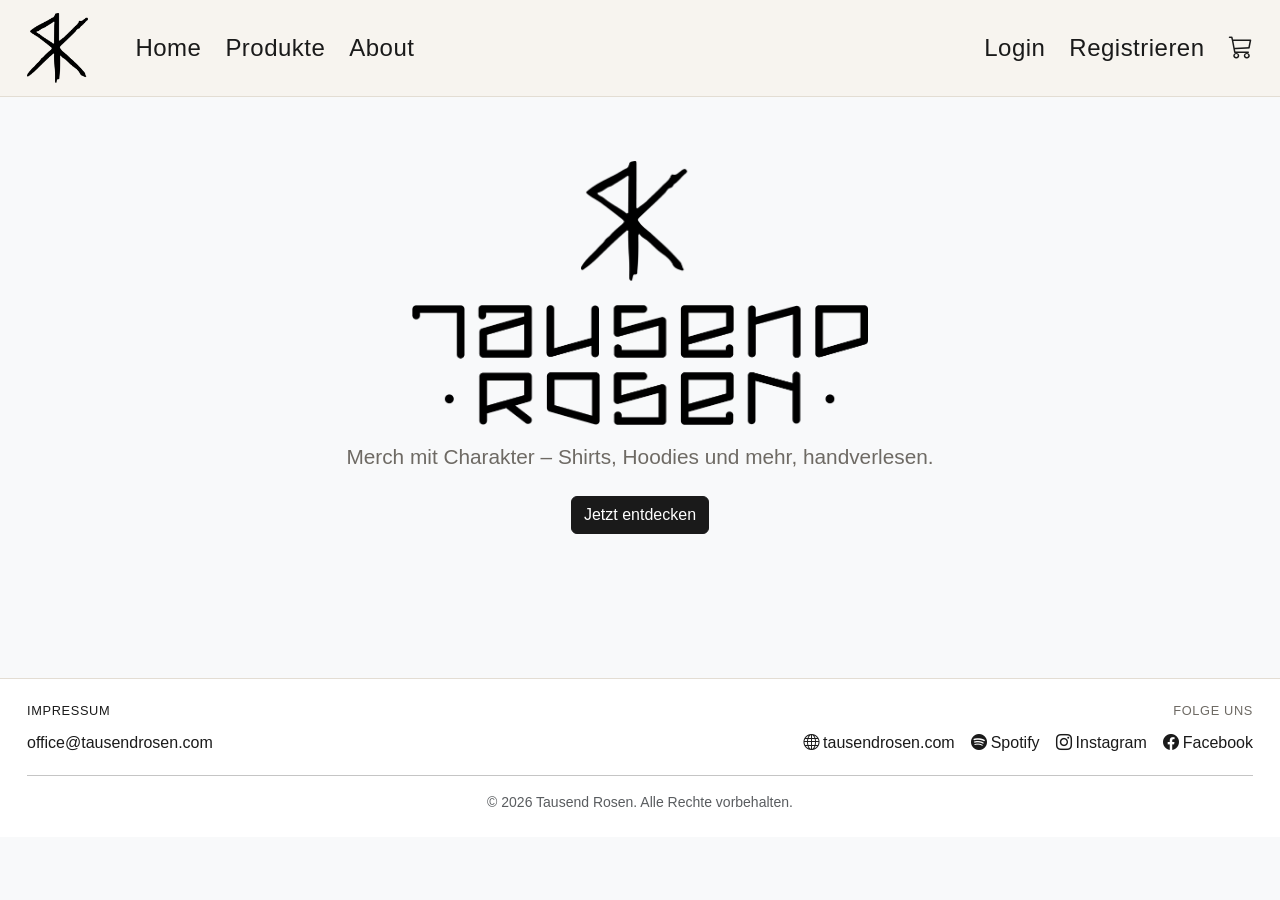
<file: frontend/sites/index.html>
<!DOCTYPE html>
<html lang="de">
<head>
  <meta charset="UTF-8">
  <meta name="viewport" content="width=device-width, initial-scale=1.0">
  <title>Tausend Rosen Webshop</title>

  <link href="https://cdn.jsdelivr.net/npm/bootstrap@5.3.3/dist/css/bootstrap.min.css" rel="stylesheet">
  <link href="https://cdn.jsdelivr.net/npm/bootstrap-icons@1.11.3/font/bootstrap-icons.css" rel="stylesheet">
  <link href="../res/css/style.css" rel="stylesheet">
</head>
<body class="bg-light">


<nav id="mainNavbar"></nav>

<div class="hero">
  <img src="../res/img/logo-rune.png" alt="" class="hero-logo">
  <img src="../res/img/logo-schriftzug.png" alt="Tausend Rosen" class="hero-wordmark">
  <p class="lead">Merch mit Charakter – Shirts, Hoodies und mehr, handverlesen.</p>
  <a href="products.html" class="btn btn-dark mt-2">Jetzt entdecken</a>
</div>

<div class="container py-4">
  <div id="homeContent"></div>
</div>

<script src="https://code.jquery.com/jquery-3.7.1.min.js"></script>
<script src="../js/config.js"></script>
<script src="../js/navbar.js"></script>

</body>
</html>
</file>
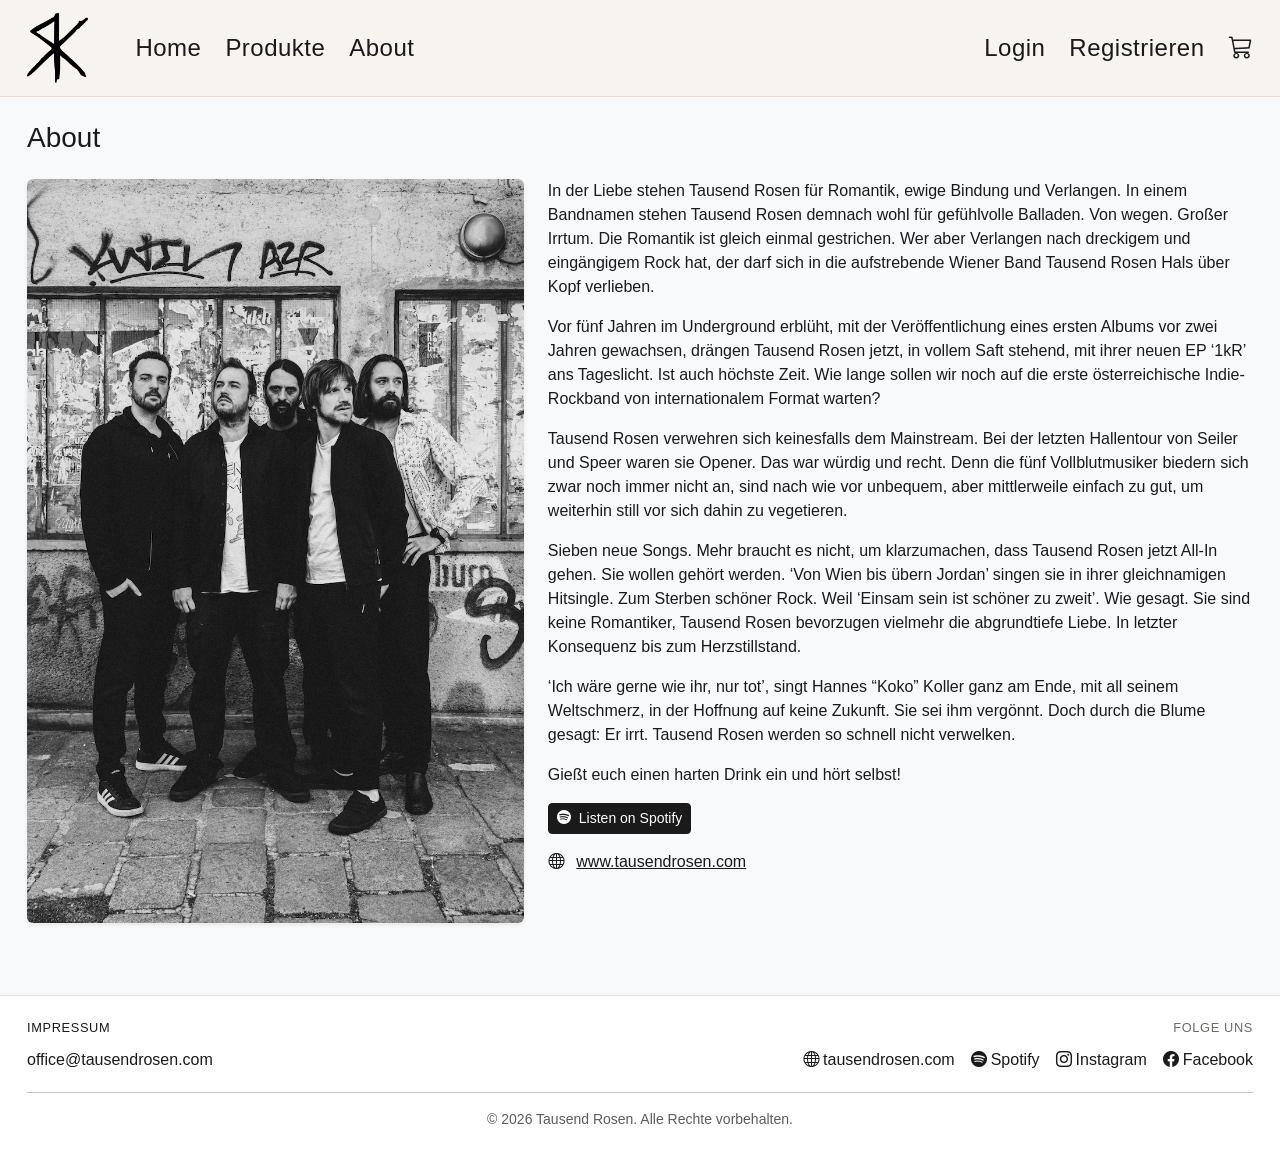
<file: frontend/sites/about.html>
<!DOCTYPE html>
<html lang="de">
<head>
    <meta charset="UTF-8">
    <meta name="viewport" content="width=device-width, initial-scale=1.0">
    <title>About – Tausend Rosen</title>
    <link href="https://cdn.jsdelivr.net/npm/bootstrap@5.3.3/dist/css/bootstrap.min.css" rel="stylesheet">
    <link href="https://cdn.jsdelivr.net/npm/bootstrap-icons@1.11.3/font/bootstrap-icons.css" rel="stylesheet">
  <link href="../res/css/style.css" rel="stylesheet">
</head>
<body class="bg-light">

<nav id="mainNavbar"></nav>

<div class="page-container py-4 text-start">
    <h1 class="h3 mb-4">About</h1>

    <div class="row g-4">
        <div class="col-md-5">
            <img src="../res/img/tausendrosen_pascalriesinger-6.png" alt="Tausend Rosen Bandfoto" class="img-fluid rounded shadow-sm">
        </div>

        <div class="col-md-7">
            <p>In der Liebe stehen Tausend Rosen für Romantik, ewige Bindung und Verlangen. In einem Bandnamen stehen Tausend Rosen demnach wohl für gefühlvolle Balladen. Von wegen. Großer Irrtum. Die Romantik ist gleich einmal gestrichen. Wer aber Verlangen nach dreckigem und eingängigem Rock hat, der darf sich in die aufstrebende Wiener Band Tausend Rosen Hals über Kopf verlieben.</p>

            <p>Vor fünf Jahren im Underground erblüht, mit der Veröffentlichung eines ersten Albums vor zwei Jahren gewachsen, drängen Tausend Rosen jetzt, in vollem Saft stehend, mit ihrer neuen EP ‘1kR’ ans Tageslicht. Ist auch höchste Zeit. Wie lange sollen wir noch auf die erste österreichische Indie-Rockband von internationalem Format warten?</p>

            <p>Tausend Rosen verwehren sich keinesfalls dem Mainstream. Bei der letzten Hallentour von Seiler und Speer waren sie Opener. Das war würdig und recht. Denn die fünf Vollblutmusiker biedern sich zwar noch immer nicht an, sind nach wie vor unbequem, aber mittlerweile einfach zu gut, um weiterhin still vor sich dahin zu vegetieren.</p>

            <p>Sieben neue Songs. Mehr braucht es nicht, um klarzumachen, dass Tausend Rosen jetzt All-In gehen. Sie wollen gehört werden. ‘Von Wien bis übern Jordan’ singen sie in ihrer gleichnamigen Hitsingle. Zum Sterben schöner Rock. Weil ‘Einsam sein ist schöner zu zweit’. Wie gesagt. Sie sind keine Romantiker, Tausend Rosen bevorzugen vielmehr die abgrundtiefe Liebe. In letzter Konsequenz bis zum Herzstillstand.</p>

            <p>‘Ich wäre gerne wie ihr, nur tot’, singt Hannes “Koko” Koller ganz am Ende, mit all seinem Weltschmerz, in der Hoffnung auf keine Zukunft. Sie sei ihm vergönnt. Doch durch die Blume gesagt: Er irrt. Tausend Rosen werden so schnell nicht verwelken.</p>

            <p>Gießt euch einen harten Drink ein und hört selbst!</p>

            <div class="mt-3">
                <a href="https://open.spotify.com/intl-de/artist/0gwnmTDRvl6WjxDCsJ6evd"
                   target="_blank" rel="noopener"
                   class="btn btn-dark btn-sm d-inline-flex align-items-center gap-2">
                    <i class="bi bi-spotify"></i> Listen on Spotify
                </a>
                <p></p>
                <p class="mb-2">
                    <i class="bi bi-globe me-2"></i>
                    <a href="https://www.tausendrosen.com" target="_blank" rel="noopener">www.tausendrosen.com</a>
                </p>
            </div>
        </div>



    </div>
</div>

<script src="https://code.jquery.com/jquery-3.7.1.min.js"></script>
<script src="../js/config.js"></script>
<script src="../js/navbar.js"></script>
</body>
</html>
</file>
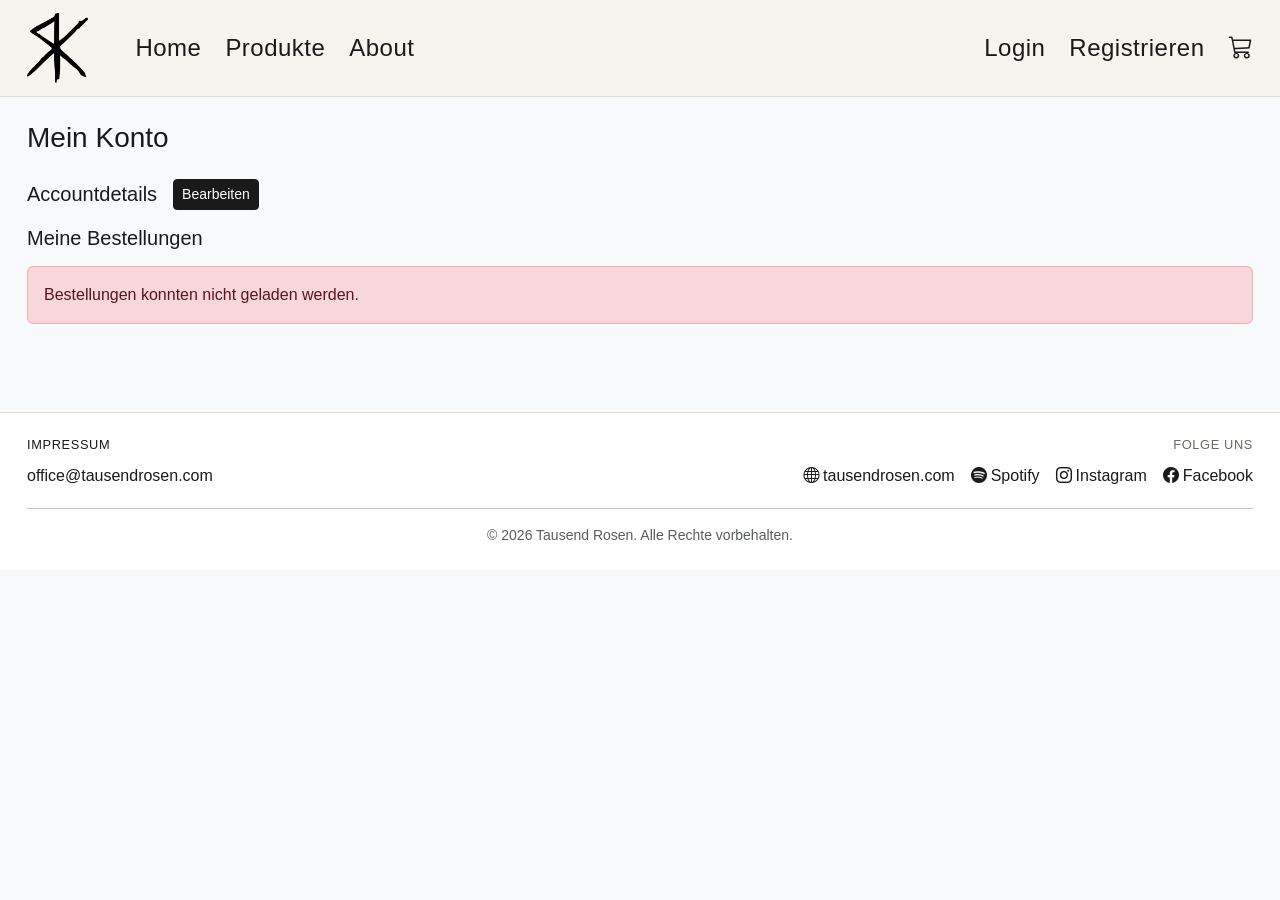
<file: frontend/sites/account.html>
<!DOCTYPE html>
<html lang="de">
<head>
    <meta charset="UTF-8">
    <meta name="viewport" content="width=device-width, initial-scale=1.0">
    <title>Mein Konto</title>
    <link href="https://cdn.jsdelivr.net/npm/bootstrap@5.3.3/dist/css/bootstrap.min.css" rel="stylesheet">
    <link href="https://cdn.jsdelivr.net/npm/bootstrap-icons@1.11.3/font/bootstrap-icons.css" rel="stylesheet">
  <link href="../res/css/style.css" rel="stylesheet">
</head>
<body class="bg-light">

<nav id="mainNavbar"></nav>

<div class="page-container py-4 text-start">
    <h1 class="h3 mb-4">Mein Konto</h1>

    <div class="d-flex align-items-center gap-3 mb-3">
        <h2 class="h5 mb-0">Accountdetails</h2>
        <button id="editBtn" class="btn btn-primary btn-sm">Bearbeiten</button>
    </div>
    <div id="accountDetails"></div>


    <div id="accountForm" class="d-none">
        <div class="mb-3">
            <label>Anrede</label>
            <select id="form-salutation" class="form-select">
                <option value="">-</option>
                <option value="Herr">Herr</option>
                <option value="Frau">Frau</option>
            </select>
        </div>
        <div class="mb-3"><label>Vorname *</label><input id="form-firstname" class="form-control"></div>
        <div class="mb-3"><label>Nachname *</label><input id="form-lastname" class="form-control"></div>
        <div class="mb-3"><label>E-Mail *</label><input id="form-email" type="email" class="form-control"></div>
        <div class="mb-3"><label>Benutzername *</label><input id="form-username" class="form-control"></div>
        <div class="mb-3"><label>Adresse *</label><input id="form-address" class="form-control"></div>
        <div class="mb-3"><label>PLZ *</label><input id="form-zip" class="form-control"></div>
        <div class="mb-3"><label>Stadt *</label><input id="form-city" class="form-control"></div>
        <div class="mb-3">
            <label>Neue Zahlungsmethode hinzufügen</label>
            <div class="input-group">
                <select id="form-new-payment" class="form-select">
                    <option value="Auf Rechnung">Auf Rechnung</option>
                    <option value="Kreditkarte">Kreditkarte</option>
                    <option value="PayPal">PayPal</option>
                </select>
                <button class="btn btn-outline-secondary" id="addPaymentBtn">Hinzufügen</button>
            </div>
            <ul id="form-payment-list" class="list-group mt-2"></ul>
        </div>
        <hr>
        <div class="mb-3">
            <label>Passwort zur Bestätigung *</label>
            <input id="form-password" type="password" class="form-control">
        </div>
        <button id="saveBtn" class="btn btn-success">Speichern</button>
        <button id="cancelBtn" class="btn btn-secondary ms-2">Abbrechen</button>
    </div>

    <h2 class="h5 mb-3">Meine Bestellungen</h2>

    <div id="messageBox" class="alert d-none" role="alert"></div>

    <div id="ordersList"></div>
</div>

<script src="https://code.jquery.com/jquery-3.7.1.min.js"></script>
<script src="https://cdn.jsdelivr.net/npm/bootstrap@5.3.3/dist/js/bootstrap.bundle.min.js"></script>
<script src="../js/config.js"></script>
<script src="../js/navbar.js"></script>
<script src="../js/account.js"></script>
</body>
</html>
</file>
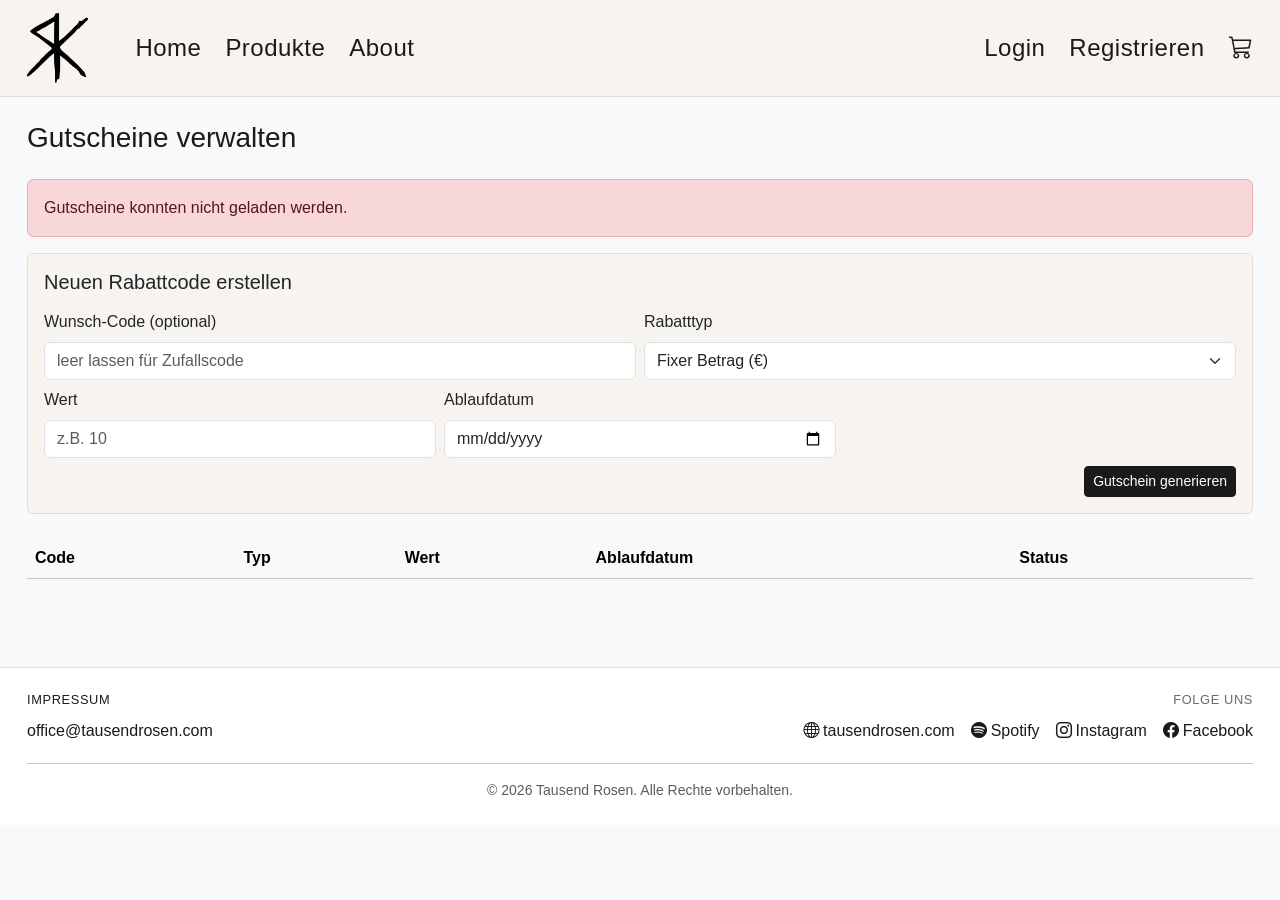
<file: frontend/sites/admin-coupons.html>
<!DOCTYPE html>
<html lang="de">
<head>
    <meta charset="UTF-8">
    <meta name="viewport" content="width=device-width, initial-scale=1.0">
    <title>Gutscheine verwalten</title>
    <link href="https://cdn.jsdelivr.net/npm/bootstrap@5.3.3/dist/css/bootstrap.min.css" rel="stylesheet">
    <link href="https://cdn.jsdelivr.net/npm/bootstrap-icons@1.11.3/font/bootstrap-icons.css" rel="stylesheet">
    <link href="../res/css/style.css" rel="stylesheet">
</head>
<body class="bg-light">
<nav id="mainNavbar"></nav>

<div class="page-container py-4 text-start">
    <h1 class="h3 mb-4">Gutscheine verwalten</h1>

    <div id="messageBox" class="alert d-none" role="alert"></div>

    <div class="card mb-4">
        <div class="card-body">
            <h2 class="h5 mb-3">Neuen Rabattcode erstellen</h2>
            <div class="row g-2">
                <div class="col-md-6">
                    <label class="form-label">Wunsch-Code (optional)</label>
                    <input type="text" id="couponCode" class="form-control" maxlength="50" placeholder="leer lassen für Zufallscode">
                </div>
                <div class="col-md-6">
                    <label class="form-label">Rabatttyp</label>
                    <select id="discountType" class="form-select">
                        <option value="fixed">Fixer Betrag (€)</option>
                        <option value="percentage">Prozent (%)</option>
                    </select>
                    </div>
                <div class="col-md-4">
                    <label class="form-label">Wert</label>
                    <input type="number" id="discountValue" class="form-control" min="0.01" step="0.01" placeholder="z.B. 10">
                </div>
                <div class="col-md-4">
                    <label class="form-label">Ablaufdatum</label>
                    <input type="date" id="expiresAt" class="form-control">
                </div>
                <div class="col-12 text-end">
                    <button class="btn btn-dark btn-sm" onclick="createCoupon()">Gutschein generieren</button>
                </div>
                </div>
            </div>
            </div>

    <table class="table table-hover align-middle">
        <thead class="table-light">
        <tr>
            <th>Code</th>
            <th>Typ</th>
            <th>Wert</th>
            <th>Ablaufdatum</th>
            <th>Status</th>
        </tr>
        </thead>
        <tbody id="couponTable"></tbody>
    </table>
</div>
<script src="https://code.jquery.com/jquery-3.7.1.min.js"></script>
<script src="../js/config.js"></script>
<script src="../js/navbar.js"></script>
<script src="../js/admin-coupons.js"></script>
</body>
</html>
</file>
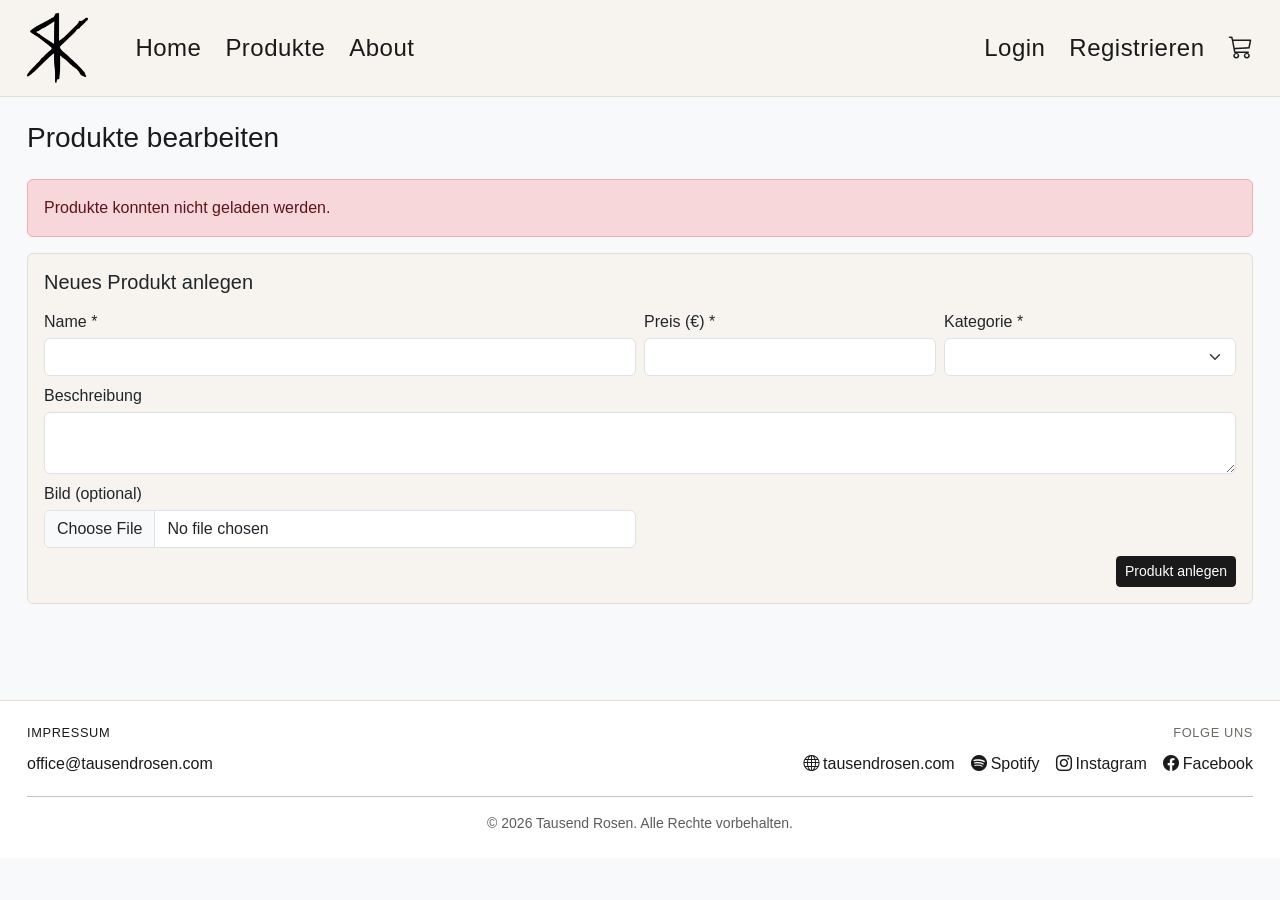
<file: frontend/sites/admin-products.html>
<!DOCTYPE html>
<html lang="de">
<head>
    <meta charset="UTF-8">
    <meta name="viewport" content="width=device-width, initial-scale=1.0">
    <title>Produkte bearbeiten</title>
    <link href="https://cdn.jsdelivr.net/npm/bootstrap@5.3.3/dist/css/bootstrap.min.css" rel="stylesheet">
    <link href="https://cdn.jsdelivr.net/npm/bootstrap-icons@1.11.3/font/bootstrap-icons.css" rel="stylesheet">
  <link href="../res/css/style.css" rel="stylesheet">
</head>
<body class="bg-light">

<nav id="mainNavbar"></nav>

<div class="page-container py-4 text-start">
    <h1 class="h3 mb-4">Produkte bearbeiten</h1>

    <div id="messageBox" class="alert d-none" role="alert"></div>

    <div class="card mb-4">
        <div class="card-body">
            <h2 class="h5 mb-3">Neues Produkt anlegen</h2>
            <div class="row g-2">
                <div class="col-md-6">
                    <label class="form-label mb-1">Name *</label>
                    <input id="new-name" class="form-control">
                </div>
                <div class="col-md-3">
                    <label class="form-label mb-1">Preis (€) *</label>
                    <input id="new-price" class="form-control" type="number" step="0.01" min="0">
                </div>
                <div class="col-md-3">
                    <label class="form-label mb-1">Kategorie *</label>
                    <select id="new-category" class="form-select"></select>
                </div>
                <div class="col-12">
                    <label class="form-label mb-1">Beschreibung</label>
                    <textarea id="new-description" class="form-control" rows="2"></textarea>
                </div>
                <div class="col-md-6">
                    <label class="form-label mb-1">Bild (optional)</label>
                    <input id="new-image" type="file" class="form-control" accept="image/png,image/jpeg,image/webp,image/gif">
                </div>
                <div class="col-12 text-end">
                    <button id="createBtn" class="btn btn-dark btn-sm">Produkt anlegen</button>
                </div>
            </div>
        </div>
    </div>

    <div id="adminProductList"></div>
</div>

<script src="https://code.jquery.com/jquery-3.7.1.min.js"></script>
<script src="../js/config.js"></script>
<script src="../js/navbar.js"></script>
<script src="../js/admin-products.js"></script>
</body>
</html>
</file>
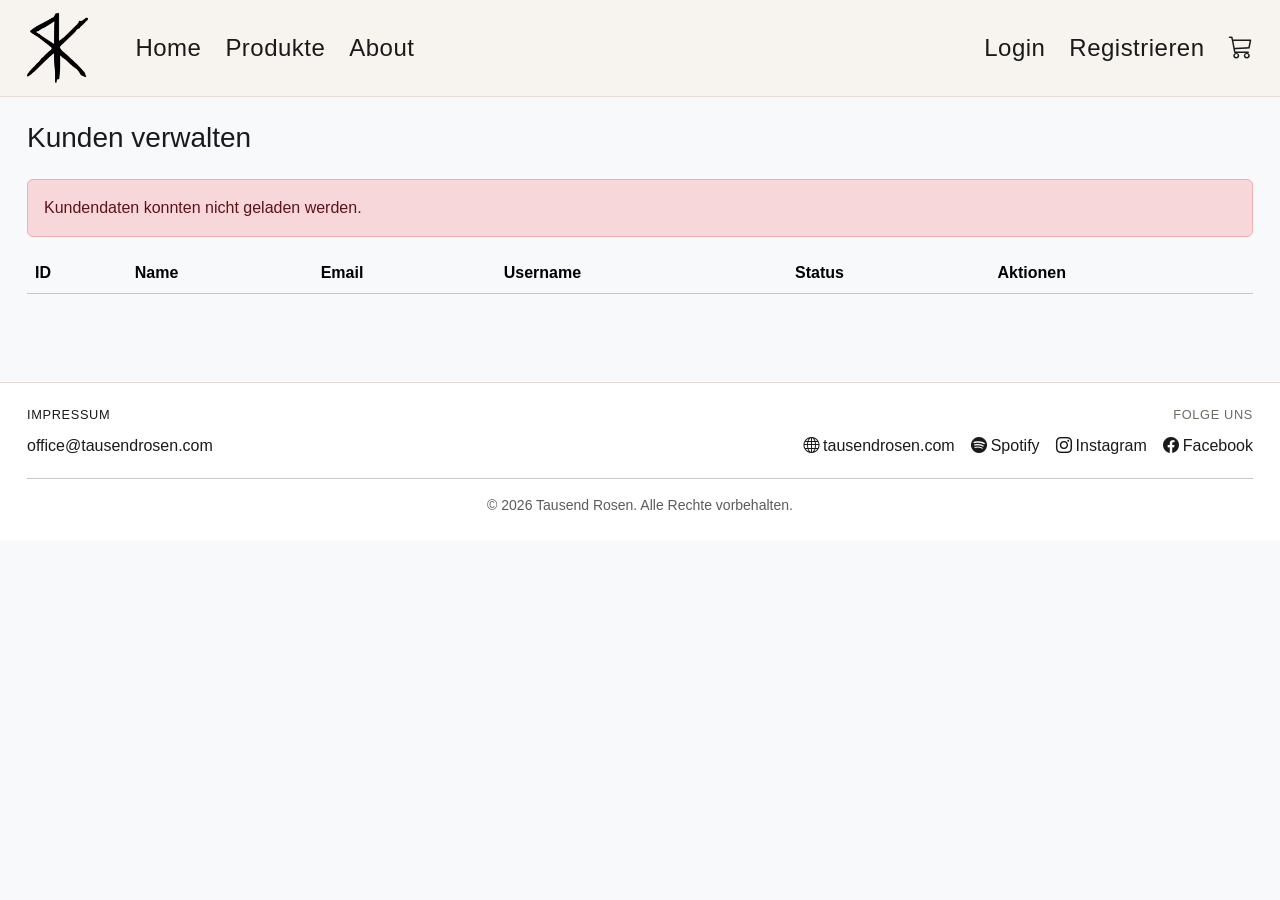
<file: frontend/sites/admin-users.html>
<!DOCTYPE html>
<html lang="en">
<head>
    <meta charset="UTF-8">
    <meta name="viewport" content="width=device-width, initial-scale=1.0">
    <title>Kunden verwalten</title>
    <link href="https://cdn.jsdelivr.net/npm/bootstrap@5.3.3/dist/css/bootstrap.min.css" rel="stylesheet">
    <link href="https://cdn.jsdelivr.net/npm/bootstrap-icons@1.11.3/font/bootstrap-icons.css" rel="stylesheet">
    <link href="../res/css/style.css" rel="stylesheet">
</head>
<body class="bg-light">

<nav id="mainNavbar"></nav>
<div class="page-container py-4 text-start">
    <h1 class="h3 mb-4">Kunden verwalten</h1>
    <div id="messageBox" class="alert d-none" role="alert"></div>

    <div id="userList"></div>
    <table class="table table-hover align-middle">
        <thead class="table-light">
        <tr>
            <th>ID</th>
            <th>Name</th>
            <th>Email</th>
            <th>Username</th>
            <th>Status</th>
            <th>Aktionen</th>
        </tr>
        </thead>
        <tbody id="userTable"></tbody>
    </table>

    <div class="modal fade" id="userModal" tabindex="-1">
        <div class="modal-dialog">
            <div class="modal-content">
                <div class="modal-header">
                    <h5 class="modal-title">Kundendetails</h5>
                    <button type="button" class="btn-close" data-bs-dismiss="modal"></button>
                </div>
                <div class="modal-body" id="userModalBody"></div>
                <div class="modal-footer">
                    <button type="button" class="btn btn-secondary" data-bs-dismiss="modal">Schließen</button>
                </div>
            </div>
        </div>
    </div>

</div>



<script src="https://code.jquery.com/jquery-3.7.1.min.js"></script>
<script src="https://cdn.jsdelivr.net/npm/bootstrap@5.3.3/dist/js/bootstrap.bundle.min.js"></script>
<script src="../js/config.js"></script>
<script src="../js/navbar.js"></script>
<script src="../js/admin-users.js"></script>
</body>
</html>
</file>
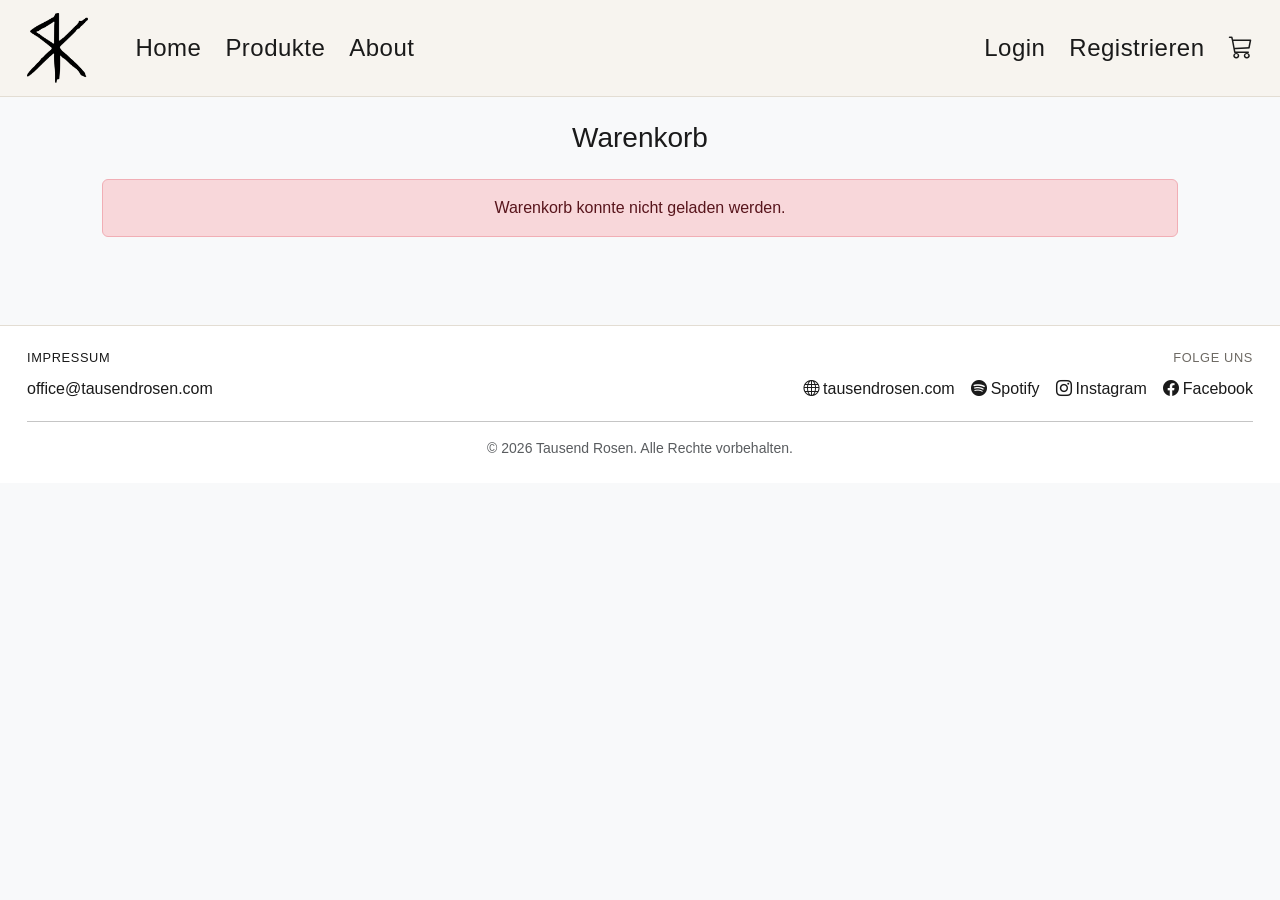
<file: frontend/sites/cart.html>
<!DOCTYPE html>
<html lang="de">
<head>
    <meta charset="UTF-8">
    <meta name="viewport" content="width=device-width, initial-scale=1.0">
    <title>Warenkorb</title>
    <link href="https://cdn.jsdelivr.net/npm/bootstrap@5.3.3/dist/css/bootstrap.min.css" rel="stylesheet">
    <link href="https://cdn.jsdelivr.net/npm/bootstrap-icons@1.11.3/font/bootstrap-icons.css" rel="stylesheet">
  <link href="../res/css/style.css" rel="stylesheet">
</head>
<body class="bg-light">

<nav id="mainNavbar"></nav>

<div class="container py-4">
    <h1 class="h3 mb-4">Warenkorb</h1>

    <div id="messageBox" class="alert d-none" role="alert"></div>

    <div id="cartContent"></div>

    <div id="orderArea" class="mt-4 text-end d-none">
        <a href="checkout.html" class="btn btn-success btn-lg">Bestellen</a>
    </div>
</div>

<script src="https://code.jquery.com/jquery-3.7.1.min.js"></script>
<script src="../js/config.js"></script>
<script src="../js/navbar.js"></script>
<script src="../js/cart.js"></script>
</body>
</html>
</file>
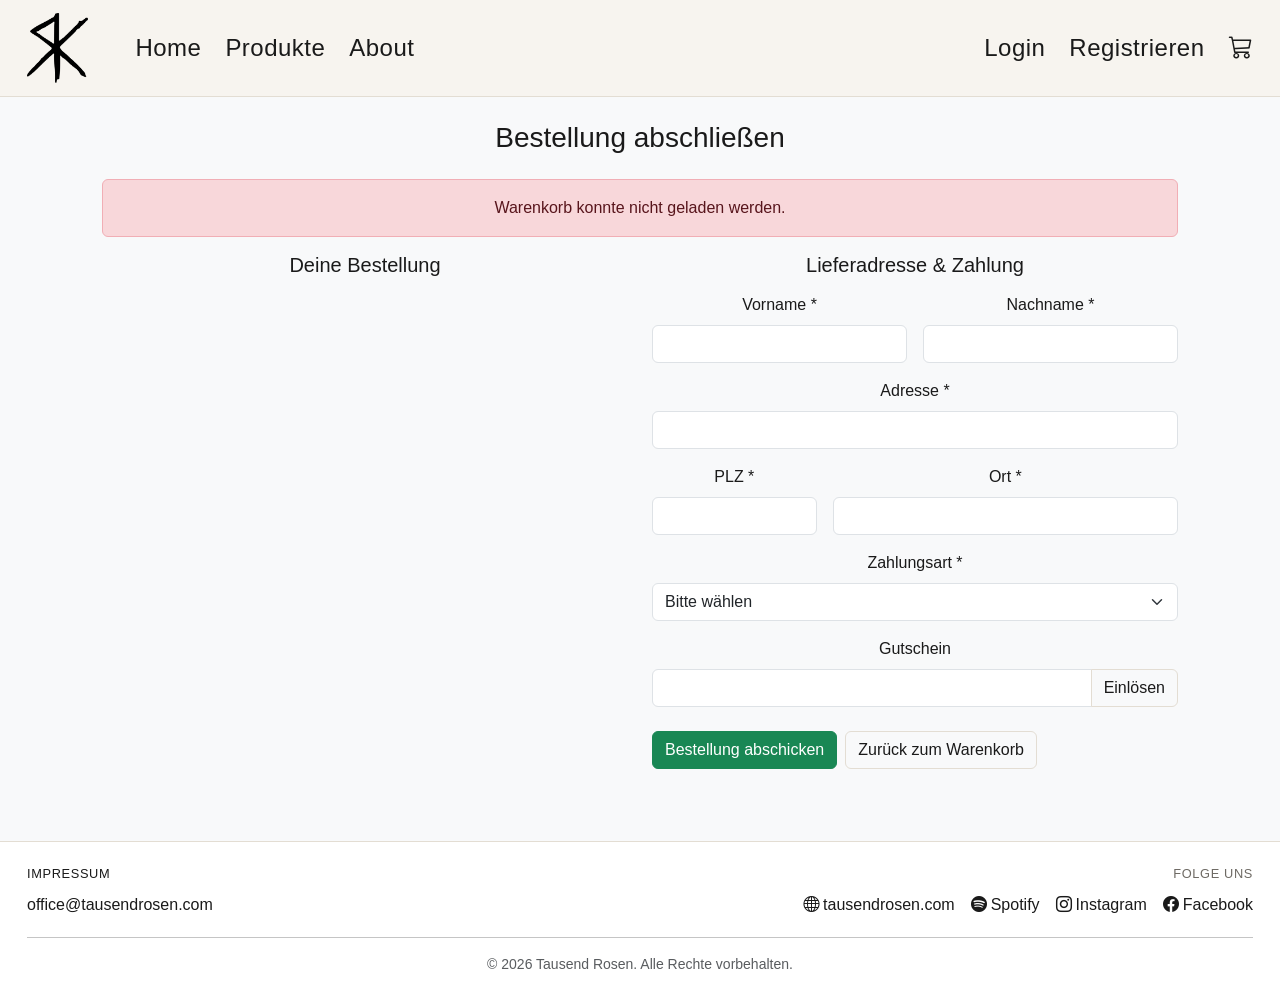
<file: frontend/sites/checkout.html>
<!DOCTYPE html>
<html lang="de">
<head>
    <meta charset="UTF-8">
    <meta name="viewport" content="width=device-width, initial-scale=1.0">
    <title>Bestellung abschließen</title>
    <link href="https://cdn.jsdelivr.net/npm/bootstrap@5.3.3/dist/css/bootstrap.min.css" rel="stylesheet">
    <link href="https://cdn.jsdelivr.net/npm/bootstrap-icons@1.11.3/font/bootstrap-icons.css" rel="stylesheet">
  <link href="../res/css/style.css" rel="stylesheet">
</head>
<body class="bg-light">

<nav id="mainNavbar"></nav>

<div class="container py-4">
    <h1 class="h3 mb-4">Bestellung abschließen</h1>

    <div id="messageBox" class="alert d-none" role="alert"></div>

    <div class="row g-4">
        <div class="col-lg-6">
            <h2 class="h5 mb-3">Deine Bestellung</h2>
            <div id="cartSummary"></div>
        </div>

        <div class="col-lg-6">
            <h2 class="h5 mb-3">Lieferadresse & Zahlung</h2>
            <form id="checkoutForm" novalidate>
                <div class="row g-3">
                    <div class="col-md-6">
                        <label for="firstname" class="form-label">Vorname *</label>
                        <input type="text" id="firstname" name="firstname" class="form-control" required>
                    </div>
                    <div class="col-md-6">
                        <label for="lastname" class="form-label">Nachname *</label>
                        <input type="text" id="lastname" name="lastname" class="form-control" required>
                    </div>
                    <div class="col-12">
                        <label for="address" class="form-label">Adresse *</label>
                        <input type="text" id="address" name="address" class="form-control" required>
                    </div>
                    <div class="col-md-4">
                        <label for="zip" class="form-label">PLZ *</label>
                        <input type="text" id="zip" name="zip" class="form-control" required>
                    </div>
                    <div class="col-md-8">
                        <label for="city" class="form-label">Ort *</label>
                        <input type="text" id="city" name="city" class="form-control" required>
                    </div>
                    <div class="col-12">
                        <label for="paymentMethod" class="form-label">Zahlungsart *</label>
                        <select id="paymentMethod" class="form-select" required>
                            <option value="">Bitte wählen</option>
                        </select>
                    </div>
                    <div class="col-md-12">
                        <label for="code" class="form-label">Gutschein</label>
                        <div class="input-group">
                            <input type="text" id="code" name="code" class="form-control">
                            <button type="button" class="btn btn-outline-secondary" id="couponBtn">
                                Einlösen
                            </button>
                        </div>
                    </div>
                </div>

                <div class="mt-4 d-flex gap-2">
                    <button type="submit" class="btn btn-success">Bestellung abschicken</button>
                    <a href="cart.html" class="btn btn-outline-secondary">Zurück zum Warenkorb</a>
                </div>
            </form>
        </div>
    </div>
</div>

<script src="https://code.jquery.com/jquery-3.7.1.min.js"></script>
<script src="../js/config.js"></script>
<script src="../js/navbar.js"></script>
<script src="../js/checkout.js"></script>
</body>
</html>
</file>
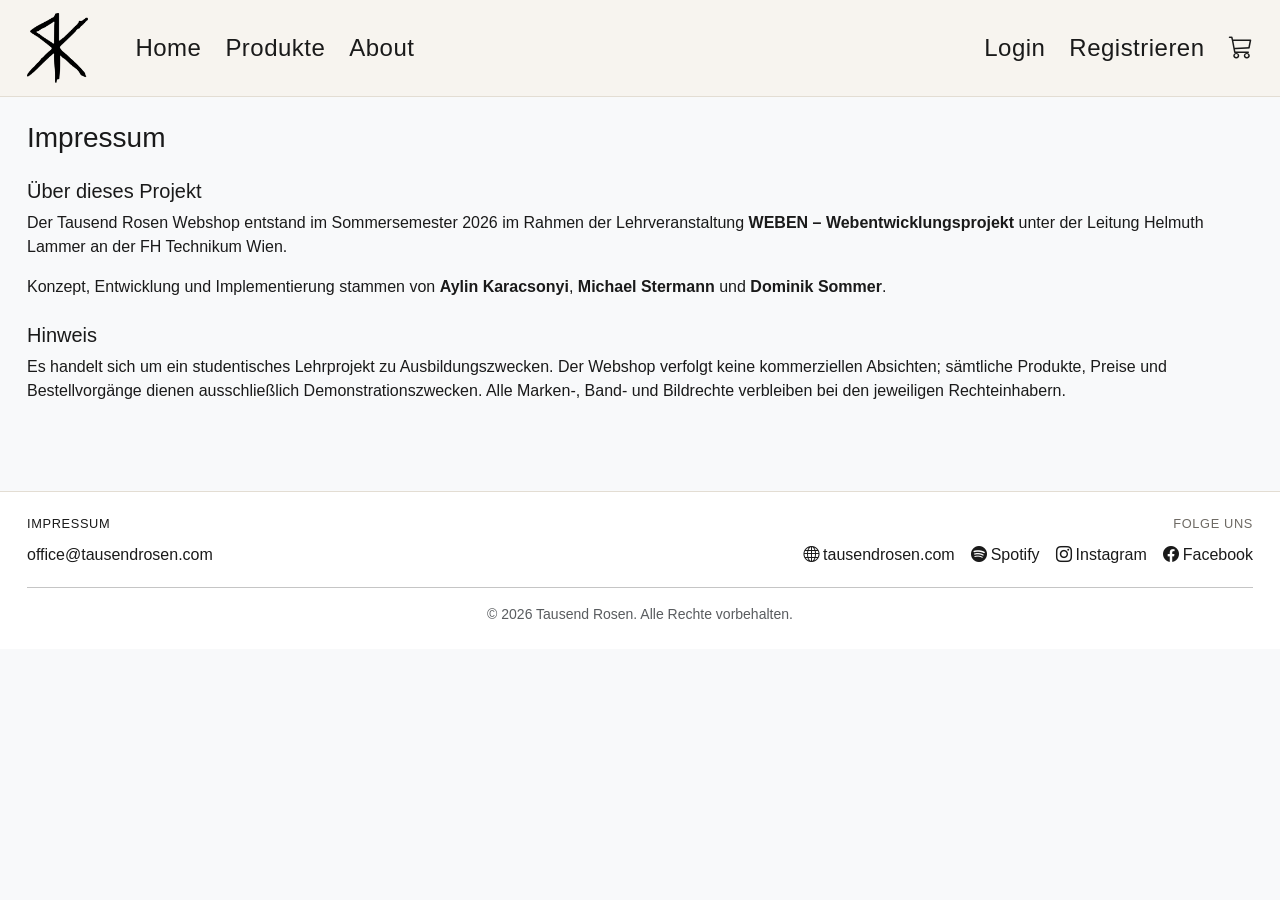
<file: frontend/sites/impressum.html>
<!DOCTYPE html>
<html lang="de">
<head>
    <meta charset="UTF-8">
    <meta name="viewport" content="width=device-width, initial-scale=1.0">
    <title>Impressum – Tausend Rosen</title>
    <link href="https://cdn.jsdelivr.net/npm/bootstrap@5.3.3/dist/css/bootstrap.min.css" rel="stylesheet">
    <link href="https://cdn.jsdelivr.net/npm/bootstrap-icons@1.11.3/font/bootstrap-icons.css" rel="stylesheet">
  <link href="../res/css/style.css" rel="stylesheet">
</head>
<body class="bg-light">

<nav id="mainNavbar"></nav>

<div class="page-container py-4 text-start">
    <h1 class="h3 mb-4">Impressum</h1>

    <h2 class="h5">Über dieses Projekt</h2>
    <p>
        Der Tausend Rosen Webshop entstand im Sommersemester 2026 im Rahmen der
        Lehrveranstaltung <strong>WEBEN – Webentwicklungsprojekt</strong> unter der
        Leitung Helmuth Lammer an der FH Technikum Wien.
    </p>
    <p>
        Konzept, Entwicklung und Implementierung stammen von
        <strong>Aylin Karacsonyi</strong>, <strong>Michael Stermann</strong> und
        <strong>Dominik Sommer</strong>.
    </p>

    <h2 class="h5 mt-4">Hinweis</h2>
    <p>
        Es handelt sich um ein studentisches Lehrprojekt zu Ausbildungszwecken.
        Der Webshop verfolgt keine kommerziellen Absichten; sämtliche Produkte,
        Preise und Bestellvorgänge dienen ausschließlich Demonstrationszwecken.
        Alle Marken-, Band- und Bildrechte verbleiben bei den jeweiligen
        Rechteinhabern.
    </p>
</div>

<script src="https://code.jquery.com/jquery-3.7.1.min.js"></script>
<script src="../js/config.js"></script>
<script src="../js/navbar.js"></script>
</body>
</html>
</file>
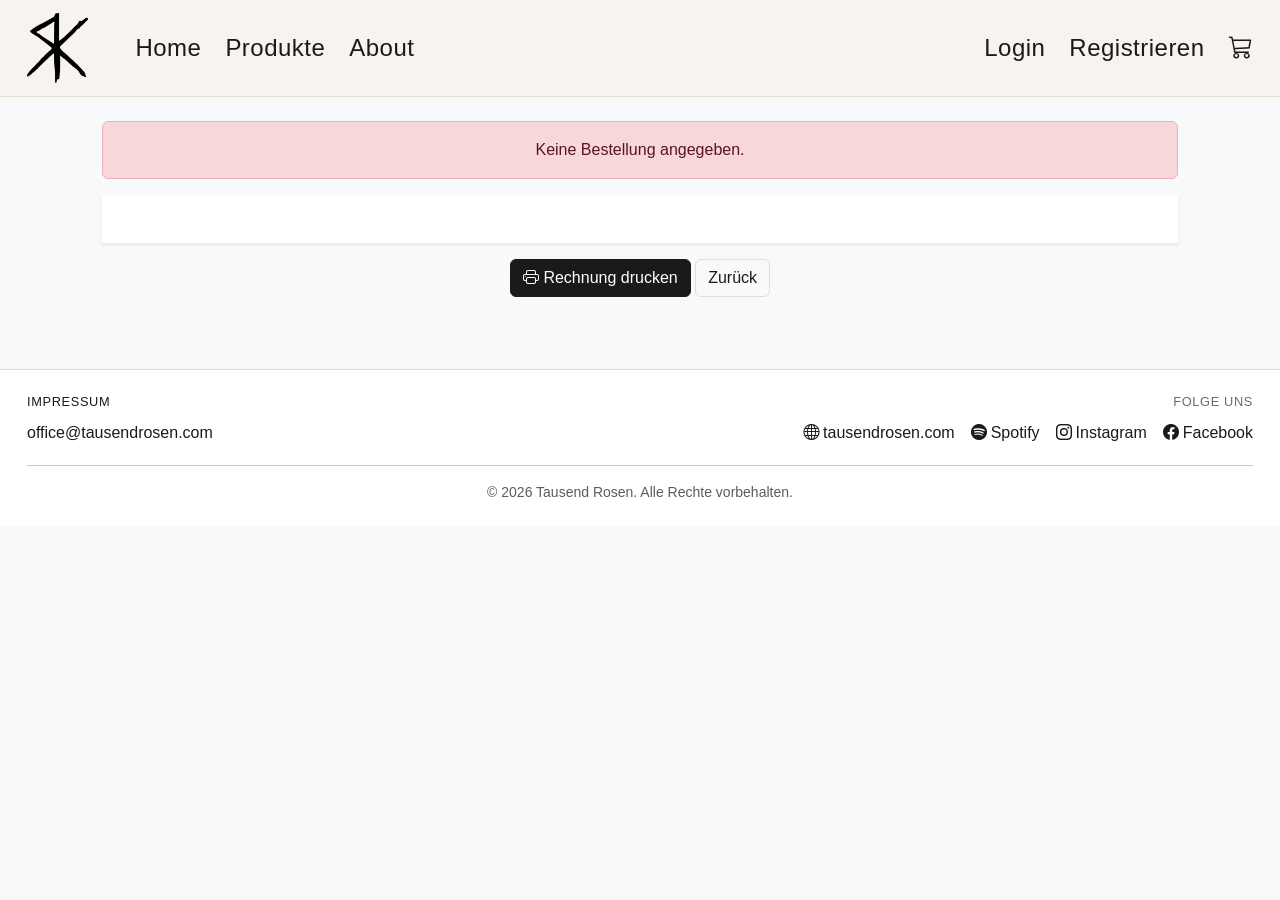
<file: frontend/sites/invoice.html>
<!DOCTYPE html>
<html lang="de">
<head>
    <meta charset="UTF-8">
    <meta name="viewport" content="width=device-width, initial-scale=1.0">
    <title>Rechnung</title>
    <link href="https://cdn.jsdelivr.net/npm/bootstrap@5.3.3/dist/css/bootstrap.min.css" rel="stylesheet">
    <link href="https://cdn.jsdelivr.net/npm/bootstrap-icons@1.11.3/font/bootstrap-icons.css" rel="stylesheet">
  <link href="../res/css/style.css" rel="stylesheet">
    <style>
        @media print {
            .no-print { display: none !important; }
            body { background: white !important; }
            #invoiceContent { box-shadow: none !important; padding: 0 !important; }
        }
    </style>
</head>
<body class="bg-light">

<nav id="mainNavbar" class="no-print"></nav>

<div class="container py-4">
    <div id="messageBox" class="alert d-none no-print" role="alert"></div>

    <div id="invoiceContent" class="bg-white p-4 shadow-sm"></div>

    <div class="mt-3 no-print">
        <button id="printBtn" class="btn btn-primary">
            <i class="bi bi-printer"></i> Rechnung drucken
        </button>
        <a href="account.html" class="btn btn-outline-secondary">Zurück</a>
    </div>
</div>

<script src="https://code.jquery.com/jquery-3.7.1.min.js"></script>
<script src="../js/config.js"></script>
<script src="../js/navbar.js"></script>
<script src="../js/invoice.js"></script>
</body>
</html>
</file>
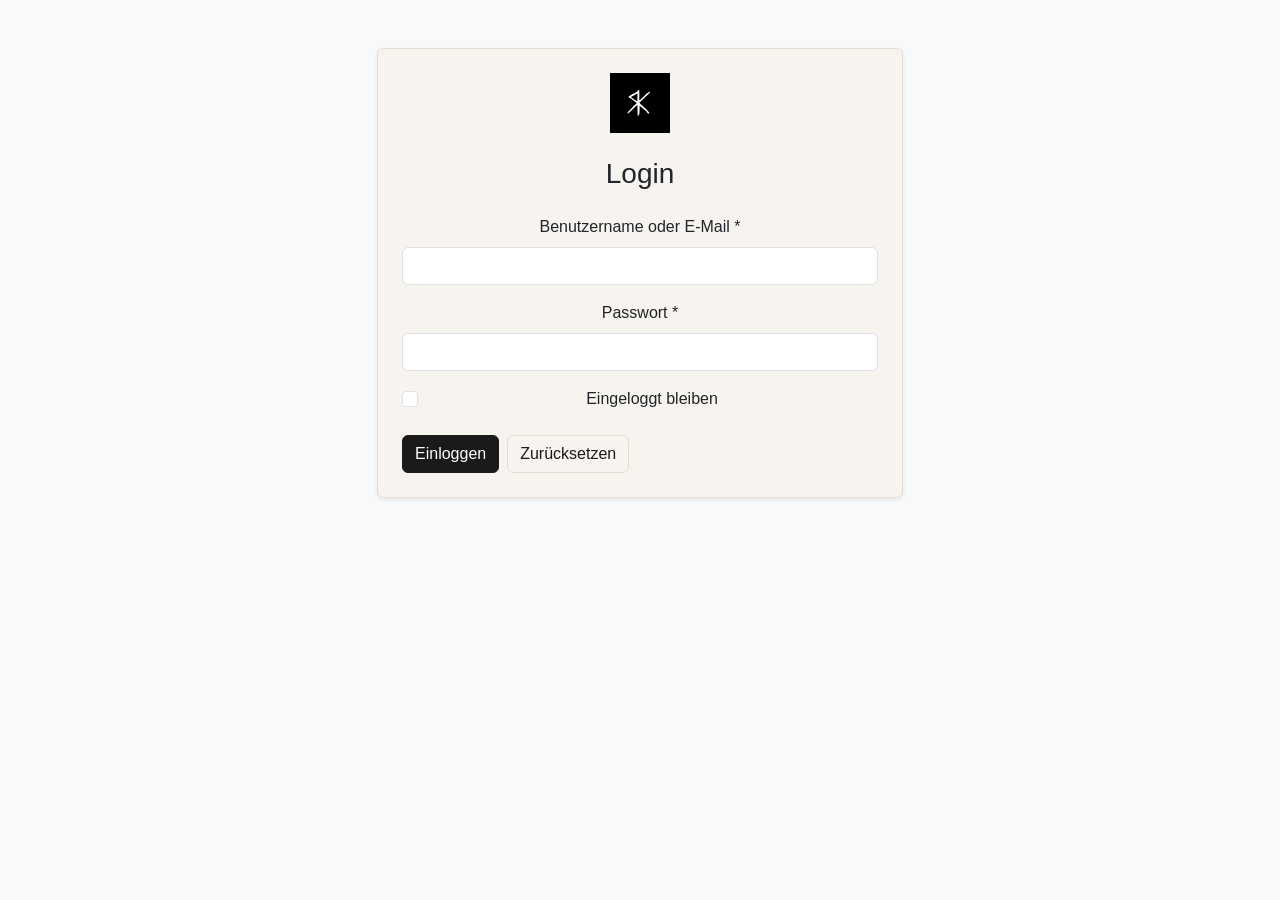
<file: frontend/sites/login.html>
<!DOCTYPE html>
<html lang="de">
<head>
    <meta charset="UTF-8">
    <meta name="viewport" content="width=device-width, initial-scale=1.0">
    <title>Login</title>
    <link href="https://cdn.jsdelivr.net/npm/bootstrap@5.3.3/dist/css/bootstrap.min.css" rel="stylesheet">
    <link href="https://cdn.jsdelivr.net/npm/bootstrap-icons@1.11.3/font/bootstrap-icons.css" rel="stylesheet">
  <link href="../res/css/style.css" rel="stylesheet">
</head>
<body class="bg-light">

<div class="container py-5">
    <div class="row justify-content-center">
        <div class="col-lg-6">
            <div class="card shadow-sm">
                <div class="card-body p-4">
                    <div class="text-center mb-4">
                        <a href="index.html">
                            <img src="../res/img/placeholder.jpg" alt="Tausend Rosen" height="60">
                        </a>
                    </div>
                    <h1 class="h3 mb-4">Login</h1>

                    <form id="loginForm" novalidate>
                        <div class="mb-3">
                            <label for="username" class="form-label">Benutzername oder E-Mail *</label>
                            <input type="text" id="username" name="username" class="form-control" required>
                        </div>

                        <div class="mb-3">
                            <label for="password" class="form-label">Passwort *</label>
                            <input type="password" id="password" name="password" class="form-control" required>
                        </div>

                        <div class="form-check mb-3">
                            <input class="form-check-input" type="checkbox" id="remember" name="remember">
                            <label class="form-check-label" for="remember">
                                Eingeloggt bleiben
                            </label>
                        </div>

                        <div id="messageBox" class="alert d-none mt-3" role="alert"></div>

                        <div class="mt-4 d-flex gap-2">
                            <button type="submit" class="btn btn-primary">Einloggen</button>
                            <button type="reset" class="btn btn-outline-secondary">Zurücksetzen</button>
                        </div>
                    </form>
                </div>
            </div>
        </div>
    </div>
</div>

<script src="https://code.jquery.com/jquery-3.7.1.min.js"></script>
<script src="../js/config.js"></script>
<script src="../js/login.js"></script>
</body>
</html>
</file>
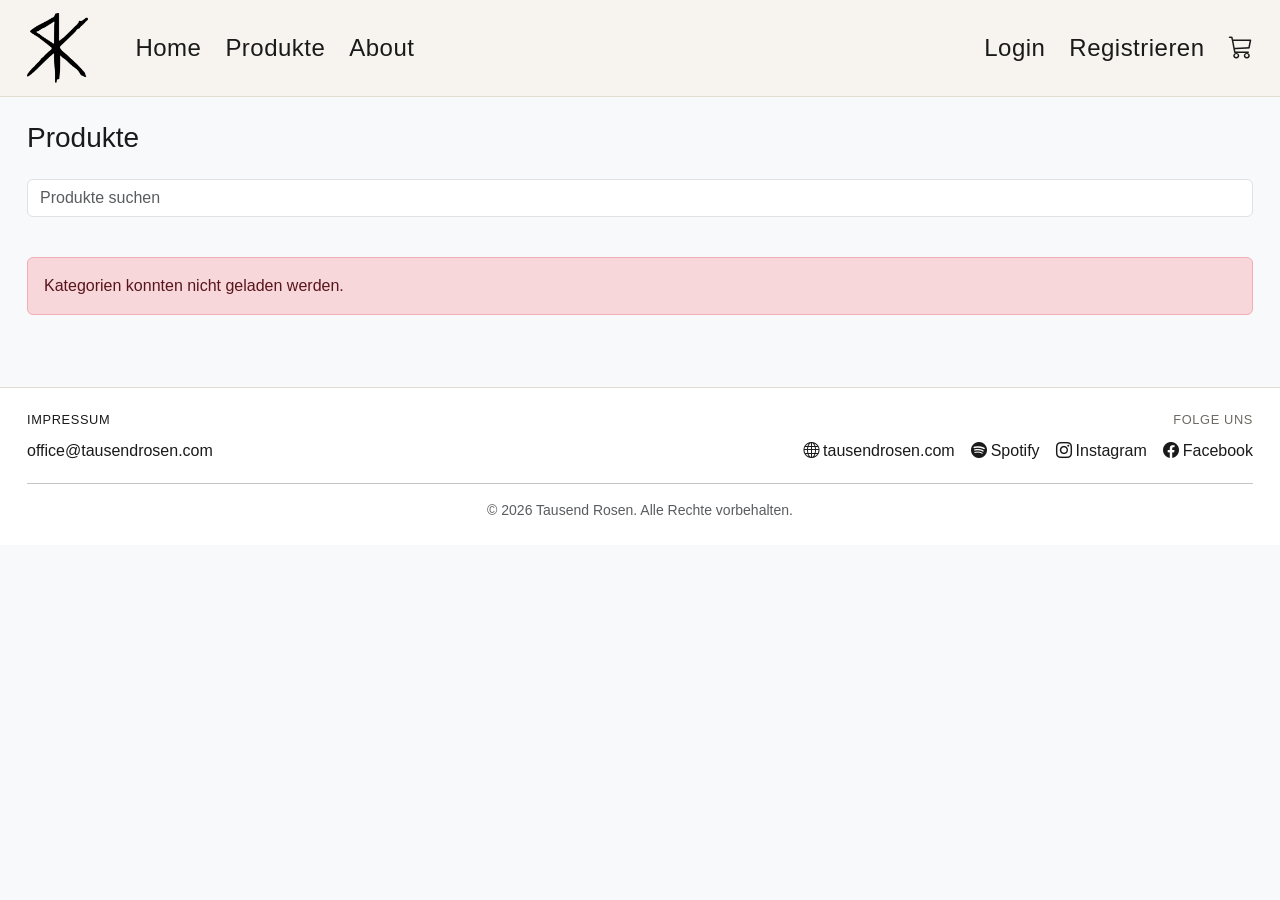
<file: frontend/sites/products.html>
<!DOCTYPE html>
<html lang="de">
<head>
    <meta charset="UTF-8">
    <meta name="viewport" content="width=device-width, initial-scale=1.0">
    <title>Produkte</title>
    <link href="https://cdn.jsdelivr.net/npm/bootstrap@5.3.3/dist/css/bootstrap.min.css" rel="stylesheet">
    <link href="https://cdn.jsdelivr.net/npm/bootstrap-icons@1.11.3/font/bootstrap-icons.css" rel="stylesheet">
  <link href="../res/css/style.css" rel="stylesheet">
</head>
<body class="bg-light">

<nav id="mainNavbar"></nav>

<div class="page-container py-4">
    <h1 class="h3 mb-4">Produkte</h1>

    <div class="mb-3">
        <input type="text" id="searchInput" class="form-control" placeholder="Produkte suchen">
    </div>

    <div id="categoryFilter" class="mb-4 d-flex flex-wrap gap-2"></div>

    <div id="messageBox" class="alert d-none" role="alert"></div>

    <div id="productGrid" class="row g-3"></div>
</div>

<script src="https://code.jquery.com/jquery-3.7.1.min.js"></script>
<script src="../js/config.js"></script>
<script src="../js/navbar.js"></script>
<script src="../js/products.js"></script>
</body>
</html>
</file>
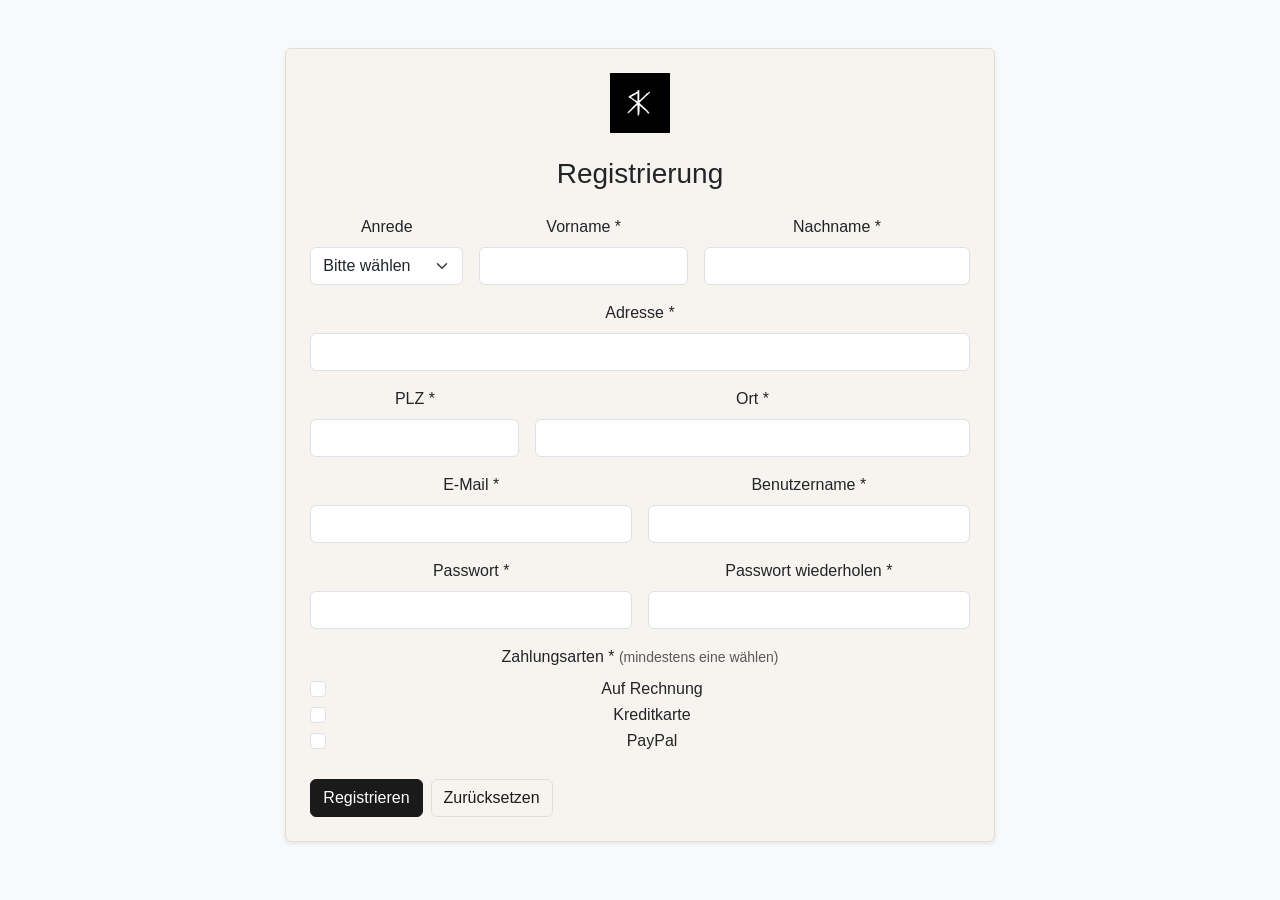
<file: frontend/sites/register.html>
<!DOCTYPE html>
<html lang="de">
<head>
  <meta charset="UTF-8">
  <meta name="viewport" content="width=device-width, initial-scale=1.0">
  <title>Registrierung</title>
  <link href="https://cdn.jsdelivr.net/npm/bootstrap@5.3.3/dist/css/bootstrap.min.css" rel="stylesheet">
  <link href="https://cdn.jsdelivr.net/npm/bootstrap-icons@1.11.3/font/bootstrap-icons.css" rel="stylesheet">
  <link href="../res/css/style.css" rel="stylesheet">
</head>
<body class="bg-light">

<div class="container py-5">
  <div class="row justify-content-center">
    <div class="col-lg-8">
      <div class="card shadow-sm">
        <div class="card-body p-4">
          <div class="text-center mb-4">
            <a href="index.html">
              <img src="../res/img/placeholder.jpg" alt="Tausend Rosen" height="60">
            </a>
          </div>
          <h1 class="h3 mb-4">Registrierung</h1>

          <form id="registerForm" novalidate>
            <div class="row g-3">
              <div class="col-md-3">
                <label for="salutation" class="form-label">Anrede</label>
                <select id="salutation" name="salutation" class="form-select">
                  <option value="">Bitte wählen</option>
                  <option value="Herr">Herr</option>
                  <option value="Frau">Frau</option>
                  <option value="Divers">Divers</option>
                </select>
              </div>

              <div class="col-md-4">
                <label for="firstname" class="form-label">Vorname *</label>
                <input type="text" id="firstname" name="firstname" class="form-control" required>
              </div>

              <div class="col-md-5">
                <label for="lastname" class="form-label">Nachname *</label>
                <input type="text" id="lastname" name="lastname" class="form-control" required>
              </div>

              <div class="col-12">
                <label for="address" class="form-label">Adresse *</label>
                <input type="text" id="address" name="address" class="form-control" required>
              </div>

              <div class="col-md-4">
                <label for="zip" class="form-label">PLZ *</label>
                <input type="text" id="zip" name="zip" class="form-control" required>
              </div>

              <div class="col-md-8">
                <label for="city" class="form-label">Ort *</label>
                <input type="text" id="city" name="city" class="form-control" required>
              </div>

              <div class="col-md-6">
                <label for="email" class="form-label">E-Mail *</label>
                <input type="email" id="email" name="email" class="form-control" required>
              </div>

              <div class="col-md-6">
                <label for="username" class="form-label">Benutzername *</label>
                <input type="text" id="username" name="username" class="form-control" required>
              </div>

              <div class="col-md-6">
                <label for="password" class="form-label">Passwort *</label>
                <input type="password" id="password" name="password" class="form-control" required minlength="6">
              </div>

              <div class="col-md-6">
                <label for="password2" class="form-label">Passwort wiederholen *</label>
                <input type="password" id="password2" name="password2" class="form-control" required minlength="6">
              </div>

              <div class="col-12">
                <label class="form-label">Zahlungsarten * <small class="text-muted">(mindestens eine wählen)</small></label>
                <div class="form-check">
                  <input class="form-check-input payment-checkbox" type="checkbox" value="Auf Rechnung" id="pm-rechnung">
                  <label class="form-check-label" for="pm-rechnung">Auf Rechnung</label>
                </div>
                <div class="form-check">
                  <input class="form-check-input payment-checkbox" type="checkbox" value="Kreditkarte" id="pm-kreditkarte">
                  <label class="form-check-label" for="pm-kreditkarte">Kreditkarte</label>
                </div>
                <div class="form-check">
                  <input class="form-check-input payment-checkbox" type="checkbox" value="PayPal" id="pm-paypal">
                  <label class="form-check-label" for="pm-paypal">PayPal</label>
                </div>
              </div>
            </div>

            <div id="messageBox" class="alert d-none mt-4" role="alert"></div>

            <div class="mt-4 d-flex gap-2">
              <button type="submit" class="btn btn-primary">Registrieren</button>
              <button type="reset" class="btn btn-outline-secondary">Zurücksetzen</button>
            </div>
          </form>

        </div>
      </div>
    </div>
  </div>
</div>
<script src="https://code.jquery.com/jquery-3.7.1.min.js"></script>
<script src="../js/config.js"></script>
<script src="../js/register.js"></script>
</body>
</html>
</file>
<file: frontend/res/css/style.css>
:root {
  --tr-black: #1a1a1a;
  --tr-cream: #f7f4ef;
  --tr-rose: #b5485b;
  --tr-gray: #6e6a64;
  --tr-border: #e3ddd3;
  --tr-white: #ffffff;
}

body {
  background-color: var(--tr-cream);
  color: var(--tr-black);
  font-family: "Helvetica Neue", Arial, sans-serif;
}

a {
  color: var(--tr-black);
}

a:hover {
  color: var(--tr-rose);
}

.container {
  max-width: 1100px;
  text-align: center;
}

.page-container {
  width: 100%;
  max-width: 1250px;
  margin: 0 auto;
  padding-left: 0.75rem;
  padding-right: 0.75rem;
}

/* Navbar */
.navbar {
  background-color: var(--tr-cream) !important;
  border-bottom: 1px solid var(--tr-border);
}

.navbar-brand img {
  height: 70px;
}

.navbar .navbar-brand {
  display: flex;
  align-items: center;
  gap: 10px;
}

.navbar a {
  text-decoration: none;
  font-size: 1.5rem;
  letter-spacing: 0.02em;
}

.navbar button,
.navbar span {
  font-size: 1rem;
}

/* Buttons */
.btn-dark, .btn-primary {
  background-color: var(--tr-black);
  border-color: var(--tr-black);
}

.btn-dark:hover, .btn-primary:hover {
  background-color: var(--tr-rose);
  border-color: var(--tr-rose);
}

.btn-outline-secondary {
  border-color: var(--tr-border);
  color: var(--tr-black);
}

/* Hero */
.hero {
  text-align: center;
  padding: 4rem 1rem 3rem;
}

.hero img.hero-logo {
  height: 120px;
  margin-bottom: 1.5rem;
}

.hero img.hero-wordmark {
  height: 120px;
  margin-bottom: 1rem;
}

.hero p.lead {
  color: var(--tr-gray);
  font-size: 1.3rem;
}

.hero img.hero-logo,
.hero img.hero-wordmark {
  display: block;
  margin-left: auto;
  margin-right: auto;
}

/* Product cards */
.card {
  border: 1px solid var(--tr-border);
  background-color: #f7f4ef;
}

.card-img-top {
  object-fit: contain;
  background-color: var(--tr-white);
  height: 220px;
  padding: 0.5rem;
}

.card-title {
  font-weight: 600;
}

.text-warning {
  color: var(--tr-rose) !important;
}

#categoryFilter .btn {
  border-radius: 20px;
}

#productGrid {
  justify-content: center;
}

/* Footer */
.site-footer {
  background-color: #fff;
  border-top: 1px solid var(--tr-border);
  text-align: left;
}

.site-footer h6 {
  font-size: 0.8rem;
  letter-spacing: 0.05em;
  color: var(--tr-gray);
  margin-bottom: 0.75rem;
}

.site-footer a {
  text-decoration: none;
}

.site-footer a:hover {
  color: var(--tr-rose);
}
</file>
